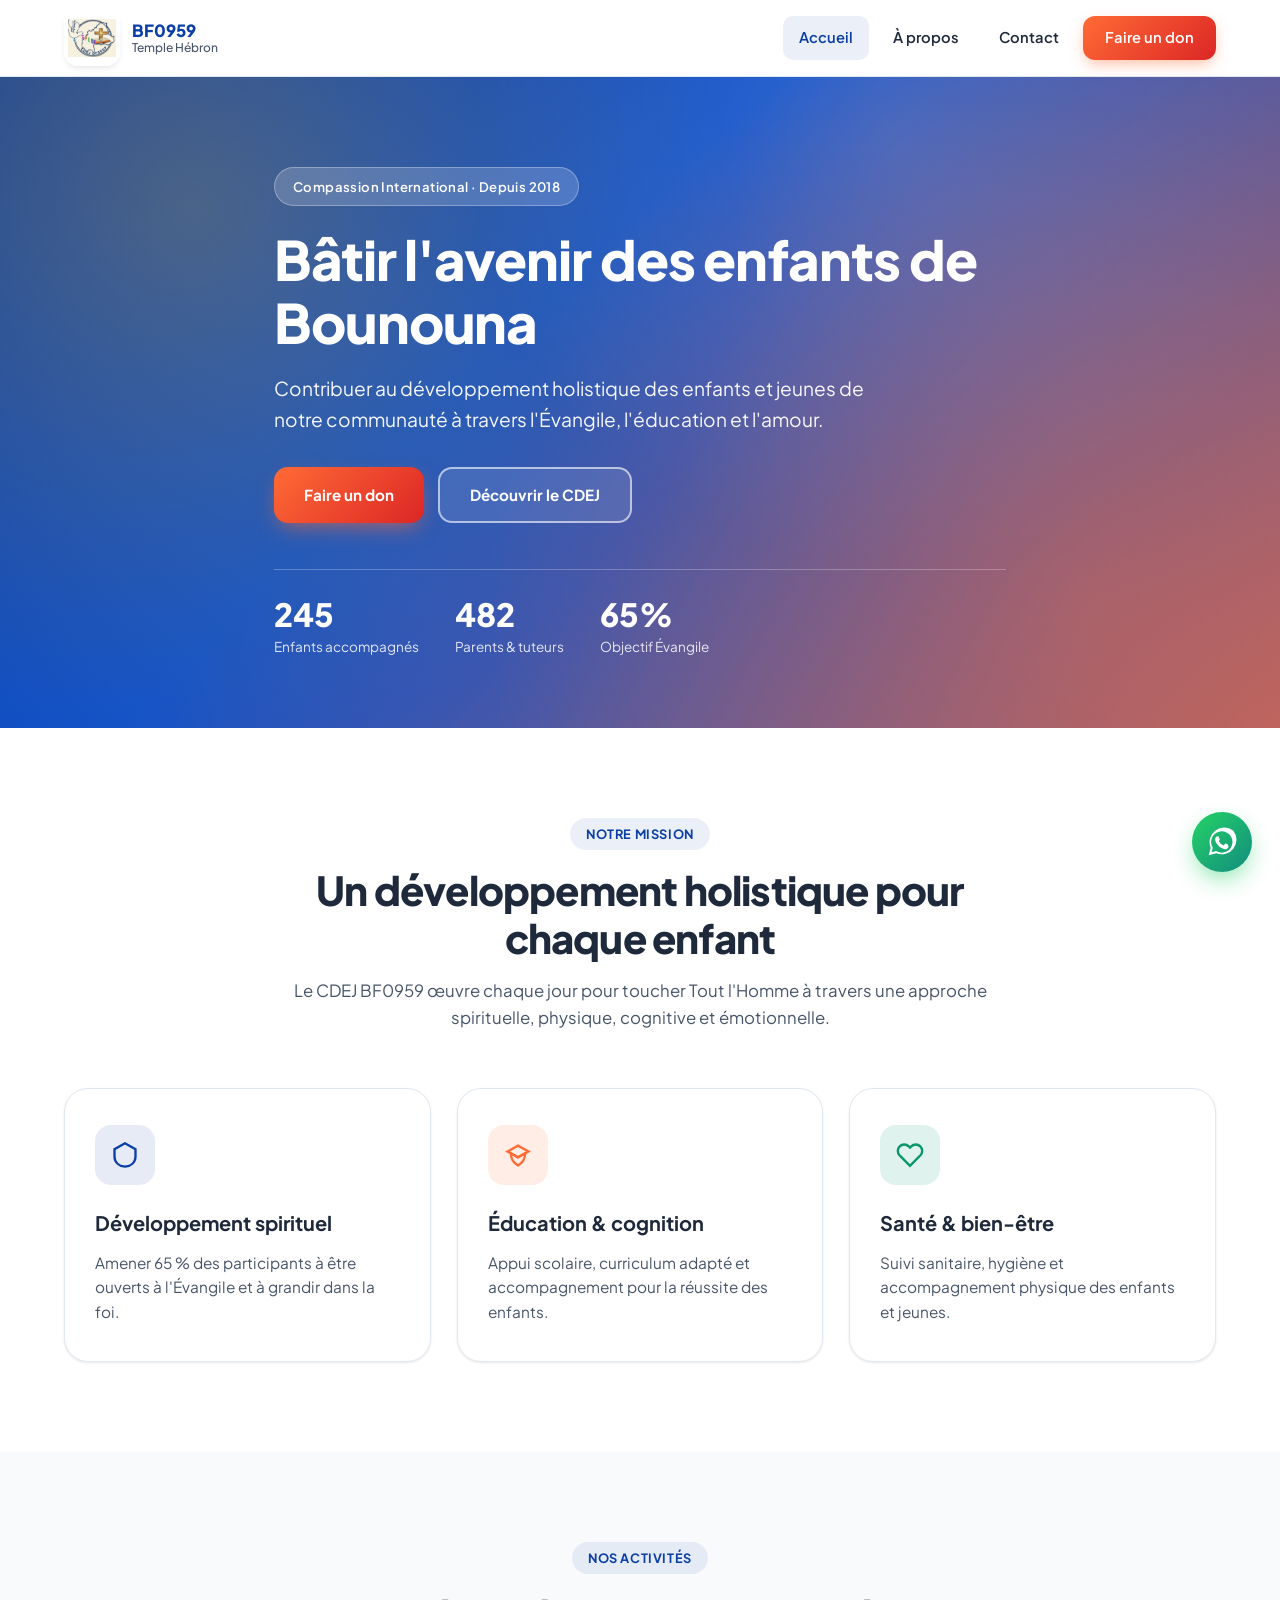
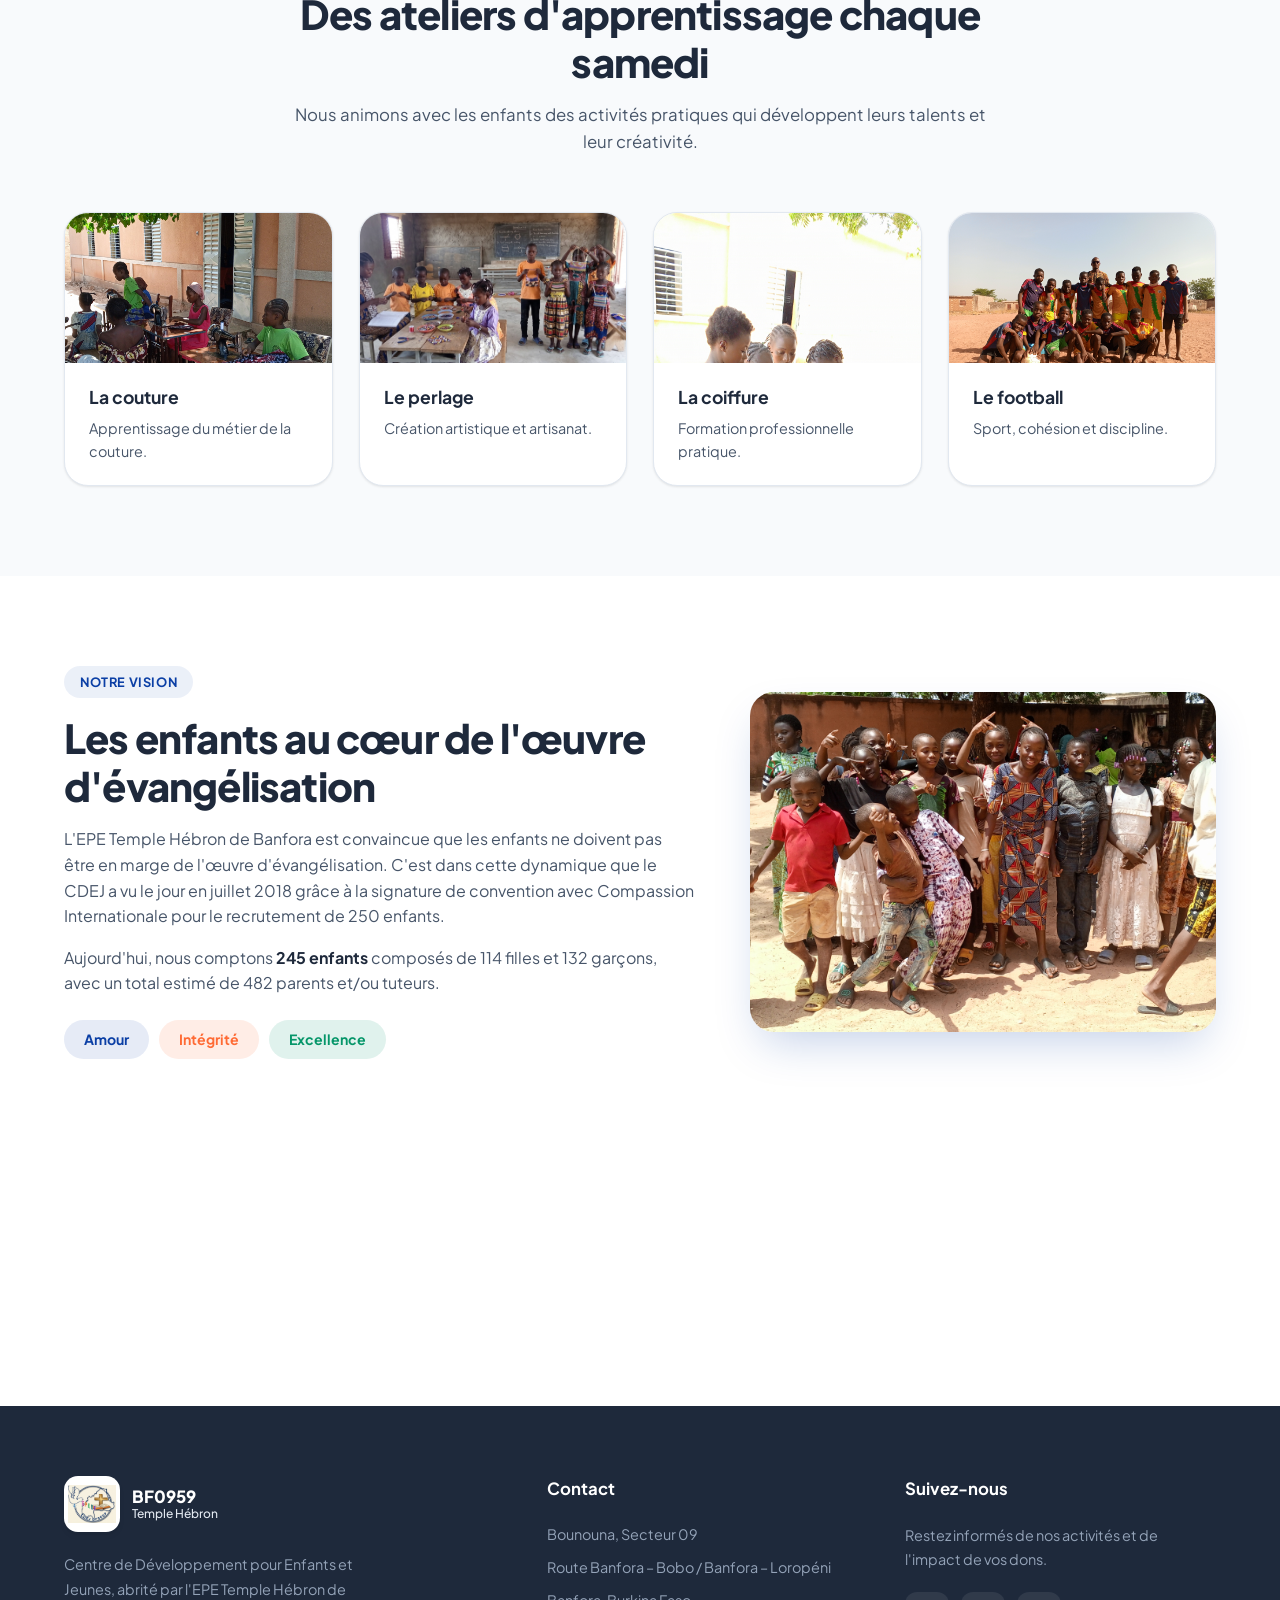
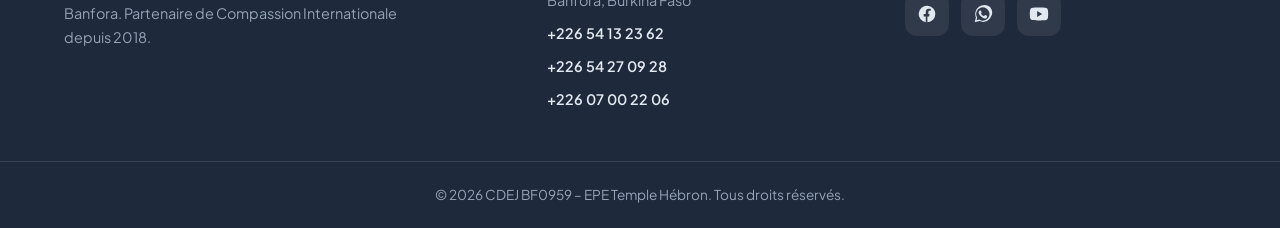
<file: Index.html>
<!DOCTYPE html>
<html lang="fr">
<head>
<meta charset="UTF-8">
<meta name="viewport" content="width=device-width, initial-scale=1.0">
<title>CDEJ BF0959 - Temple Hébron | Accueil</title>
<meta name="description" content="Centre de Développement pour Enfants et Jeunes BF0959 - Temple Hébron, Banfora Bounouna. Développement holistique des enfants.">
<link rel="preconnect" href="https://fonts.googleapis.com">
<link rel="preconnect" href="https://fonts.gstatic.com" crossorigin>
<link href="https://fonts.googleapis.com/css2?family=Plus+Jakarta+Sans:wght@300;400;500;600;700;800&display=swap" rel="stylesheet">
<link rel="stylesheet" href="style.css">
</head>
<body>

<header class="header">
  <div class="container header-inner">
    <a href="index.html" class="logo">
      <!-- === LOGO === -->
      <div class="logo-mark">
        <img src="images/Logo.jpg" alt="Logo CDEJ BF0959">
      </div>
      <!-- === FIN LOGO === -->
      <div class="logo-text">
        <strong>BF0959</strong>
        <span>Temple Hébron</span>
      </div>
    </a>
    <nav class="nav" id="nav">
      <ul>
        <li><a href="index.html" class="active">Accueil</a></li>
        <li><a href="apropos.html">À propos</a></li>
        <li><a href="contact.html">Contact</a></li>
        <li><a href="contact.html" class="btn-nav">Faire un don</a></li>
      </ul>
    </nav>
    <button class="hamburger" id="hamburger" aria-label="Menu">
      <span></span><span></span><span></span>
    </button>
  </div>
</header>

<section class="hero hero-home">
  <div class="hero-overlay"></div>
  <div class="container hero-content">
    <span class="hero-badge">Compassion International · Depuis 2018</span>
    <h1>Bâtir l'avenir des enfants de Bounouna</h1>
    <p>Contribuer au développement holistique des enfants et jeunes de notre communauté à travers l'Évangile, l'éducation et l'amour.</p>
    <div class="hero-actions">
      <a href="contact.html" class="btn btn-primary">Faire un don</a>
      <a href="apropos.html" class="btn btn-outline">Découvrir le CDEJ</a>
    </div>
    <div class="hero-stats">
      <div><strong>245</strong><span>Enfants accompagnés</span></div>
      <div><strong>482</strong><span>Parents & tuteurs</span></div>
      <div><strong>65%</strong><span>Objectif Évangile</span></div>
    </div>
  </div>
</section>

<section class="section" data-reveal>
  <div class="container">
    <div class="section-head">
      <span class="eyebrow">Notre mission</span>
      <h2>Un développement holistique pour chaque enfant</h2>
      <p>Le CDEJ BF0959 œuvre chaque jour pour toucher Tout l'Homme à travers une approche spirituelle, physique, cognitive et émotionnelle.</p>
    </div>
    <div class="grid grid-3">
      <article class="card" data-reveal>
        <div class="card-icon icon-blue">
          <svg viewBox="0 0 24 24" fill="none" stroke="currentColor" stroke-width="2"><path d="M12 2L3 7v6c0 5 3.5 8.5 9 9 5.5-.5 9-4 9-9V7l-9-5z"/></svg>
        </div>
        <h3>Développement spirituel</h3>
        <p>Amener 65 % des participants à être ouverts à l'Évangile et à grandir dans la foi.</p>
      </article>
      <article class="card" data-reveal>
        <div class="card-icon icon-orange">
          <svg viewBox="0 0 24 24" fill="none" stroke="currentColor" stroke-width="2"><path d="M12 14l9-5-9-5-9 5 9 5z"/><path d="M12 14l6.16-3.42A12 12 0 0112 21a12 12 0 01-6.16-10.42L12 14z"/></svg>
        </div>
        <h3>Éducation & cognition</h3>
        <p>Appui scolaire, curriculum adapté et accompagnement pour la réussite des enfants.</p>
      </article>
      <article class="card" data-reveal>
        <div class="card-icon icon-green">
          <svg viewBox="0 0 24 24" fill="none" stroke="currentColor" stroke-width="2"><path d="M20.84 4.61a5.5 5.5 0 00-7.78 0L12 5.67l-1.06-1.06a5.5 5.5 0 00-7.78 7.78l1.06 1.06L12 21.23l7.78-7.78 1.06-1.06a5.5 5.5 0 000-7.78z"/></svg>
        </div>
        <h3>Santé & bien-être</h3>
        <p>Suivi sanitaire, hygiène et accompagnement physique des enfants et jeunes.</p>
      </article>
    </div>
  </div>
</section>

<section class="section section-alt" data-reveal>
  <div class="container">
    <div class="section-head">
      <span class="eyebrow">Nos activités</span>
      <h2>Des ateliers d'apprentissage chaque samedi</h2>
      <p>Nous animons avec les enfants des activités pratiques qui développent leurs talents et leur créativité.</p>
    </div>
    <div class="grid grid-4">
      <div class="activity" data-reveal>
        <div class="activity-img">
          <img src="images/couture.jpg" alt="Atelier de couture">
        </div>
        <h3>La couture</h3>
        <p>Apprentissage du métier de la couture.</p>
      </div>
      <div class="activity" data-reveal>
        <div class="activity-img">
          <img src="images/Perlage.jpg" alt="Atelier de perlage">
        </div>
        <h3>Le perlage</h3>
        <p>Création artistique et artisanat.</p>
      </div>
      <div class="activity" data-reveal>
        <div class="activity-img">
          <img src="images/Coifure.jpg" alt="Atelier de coiffure">
        </div>
        <h3>La coiffure</h3>
        <p>Formation professionnelle pratique.</p>
      </div>
      <div class="activity" data-reveal>
        <div class="activity-img">
          <img src="images/Foot.jpg" alt="Activité football">
        </div>
        <h3>Le football</h3>
        <p>Sport, cohésion et discipline.</p>
      </div>
    </div>
  </div>
</section>

<section class="section" data-reveal>
  <div class="container">
    <div class="split">
      <div class="split-text">
        <span class="eyebrow">Notre vision</span>
        <h2>Les enfants au cœur de l'œuvre d'évangélisation</h2>
        <p>L'EPE Temple Hébron de Banfora est convaincue que les enfants ne doivent pas être en marge de l'œuvre d'évangélisation. C'est dans cette dynamique que le CDEJ a vu le jour en juillet 2018 grâce à la signature de convention avec Compassion Internationale pour le recrutement de 250 enfants.</p>
        <p>Aujourd'hui, nous comptons <strong>245 enfants</strong> composés de 114 filles et 132 garçons, avec un total estimé de 482 parents et/ou tuteurs.</p>
        <div class="values">
          <span class="chip chip-blue">Amour</span>
          <span class="chip chip-orange">Intégrité</span>
          <span class="chip chip-green">Excellence</span>
        </div>
      </div>
      
      <!-- === IMAGE VISION === -->
      <div class="split-img">
        <img src="images/Equipe d'enfant.jpg" alt="Les enfants du CDEJ">
      </div>
      <!-- === FIN IMAGE VISION === -->

    </div>
  </div>
</section>

<section class="cta-don" data-reveal>
  <div class="container">
    <div class="cta-inner">
      <div>
        <h2>Votre don transforme des vies</h2>
        <p>Soutenez le CDEJ BF0959 et participez au développement holistique des enfants de Bounouna. Chaque geste compte.</p>
      </div>
      <div class="cta-actions">
        <a href="contact.html" class="btn btn-white">Faire un don maintenant</a>
        <a href="tel:+22654132362" class="btn btn-outline-white">+226 54 13 23 62</a>
      </div>
    </div>
  </div>
</section>

<footer class="footer">
  <div class="container footer-grid">
    <div>
      <div class="logo logo-footer">
        <!-- === LOGO FOOTER === -->
        <div class="logo-mark">
          <img src="images/Logo.jpg" alt="Logo CDEJ BF0959">
        </div>
        <!-- === FIN LOGO FOOTER === -->
        <div class="logo-text"><strong>BF0959</strong><span>Temple Hébron</span></div>
      </div>
      <p class="footer-about">Centre de Développement pour Enfants et Jeunes, abrité par l'EPE Temple Hébron de Banfora. Partenaire de Compassion Internationale depuis 2018.</p>
    </div>
    <div>
      <h4>Contact</h4>
      <ul class="footer-list">
        <li>Bounouna, Secteur 09</li>
        <li>Route Banfora – Bobo / Banfora – Loropéni</li>
        <li>Banfora, Burkina Faso</li>
        <li><a href="tel:+22654132362">+226 54 13 23 62</a></li>
        <li><a href="tel:+22654270928">+226 54 27 09 28</a></li>
        <li><a href="tel:+22607002206">+226 07 00 22 06</a></li>
      </ul>
    </div>
    <div>
      <h4>Suivez-nous</h4>
      <p class="footer-about">Restez informés de nos activités et de l'impact de vos dons.</p>
      <div class="socials">
        <a href="#" aria-label="Facebook"><svg viewBox="0 0 24 24" fill="currentColor"><path d="M22 12a10 10 0 10-11.5 9.9v-7H8v-3h2.5V9.5c0-2.5 1.5-3.9 3.8-3.9 1.1 0 2.2.2 2.2.2v2.4h-1.3c-1.2 0-1.6.8-1.6 1.6V12H15l-.4 3h-2.1v7A10 10 0 0022 12z"/></svg></a>
        <a href="#" aria-label="WhatsApp"><svg viewBox="0 0 24 24" fill="currentColor"><path d="M20.5 3.5A11 11 0 003.5 16.3L2 22l5.8-1.5A11 11 0 0020.5 3.5zM12 20a8 8 0 01-4.1-1.1l-.3-.2-3.4.9.9-3.3-.2-.3A8 8 0 1112 20zm4.5-6c-.2-.1-1.4-.7-1.6-.8s-.4-.1-.6.1-.6.8-.8 1-.3.2-.6.1a6.5 6.5 0 01-3.2-2.8c-.2-.4.2-.4.6-1.2.1-.2 0-.3 0-.4l-.8-1.9c-.2-.5-.4-.4-.6-.4h-.5a1 1 0 00-.7.3 3 3 0 00-.9 2.2c0 1.3.9 2.5 1 2.7s1.8 2.7 4.3 3.8c1.6.7 2.2.8 3 .7.5-.1 1.4-.6 1.6-1.2s.2-1.1.2-1.2-.2-.1-.4-.2z"/></svg></a>
        <a href="#" aria-label="YouTube"><svg viewBox="0 0 24 24" fill="currentColor"><path d="M23 12s0-3.5-.4-5.2a2.8 2.8 0 00-2-2C18.9 4.3 12 4.3 12 4.3s-6.9 0-8.6.5a2.8 2.8 0 00-2 2C1 8.5 1 12 1 12s0 3.5.4 5.2a2.8 2.8 0 002 2c1.7.5 8.6.5 8.6.5s6.9 0 8.6-.5a2.8 2.8 0 002-2C23 15.5 23 12 23 12zM9.8 15.5v-7l6 3.5-6 3.5z"/></svg></a>
      </div>
    </div>
  </div>
  <div class="footer-bottom">
    <div class="container">
      <p>© <span id="year"></span> CDEJ BF0959 – EPE Temple Hébron. Tous droits réservés.</p>
    </div>
  </div>
</footer>

<a href="https://wa.me/22654132362" class="whatsapp-float" target="_blank" rel="noopener" aria-label="WhatsApp">
  <svg viewBox="0 0 24 24" fill="currentColor"><path d="M20.5 3.5A11 11 0 003.5 16.3L2 22l5.8-1.5A11 11 0 0020.5 3.5zM12 20a8 8 0 01-4.1-1.1l-.3-.2-3.4.9.9-3.3-.2-.3A8 8 0 1112 20zm4.5-6c-.2-.1-1.4-.7-1.6-.8s-.4-.1-.6.1-.6.8-.8 1-.3.2-.6.1a6.5 6.5 0 01-3.2-2.8c-.2-.4.2-.4.6-1.2.1-.2 0-.3 0-.4l-.8-1.9c-.2-.5-.4-.4-.6-.4h-.5a1 1 0 00-.7.3 3 3 0 00-.9 2.2c0 1.3.9 2.5 1 2.7s1.8 2.7 4.3 3.8c1.6.7 2.2.8 3 .7.5-.1 1.4-.6 1.6-1.2s.2-1.1.2-1.2-.2-.1-.4-.2z"/></svg>
</a>

<script src="script.js"></script>
</body>
</html>
</file>
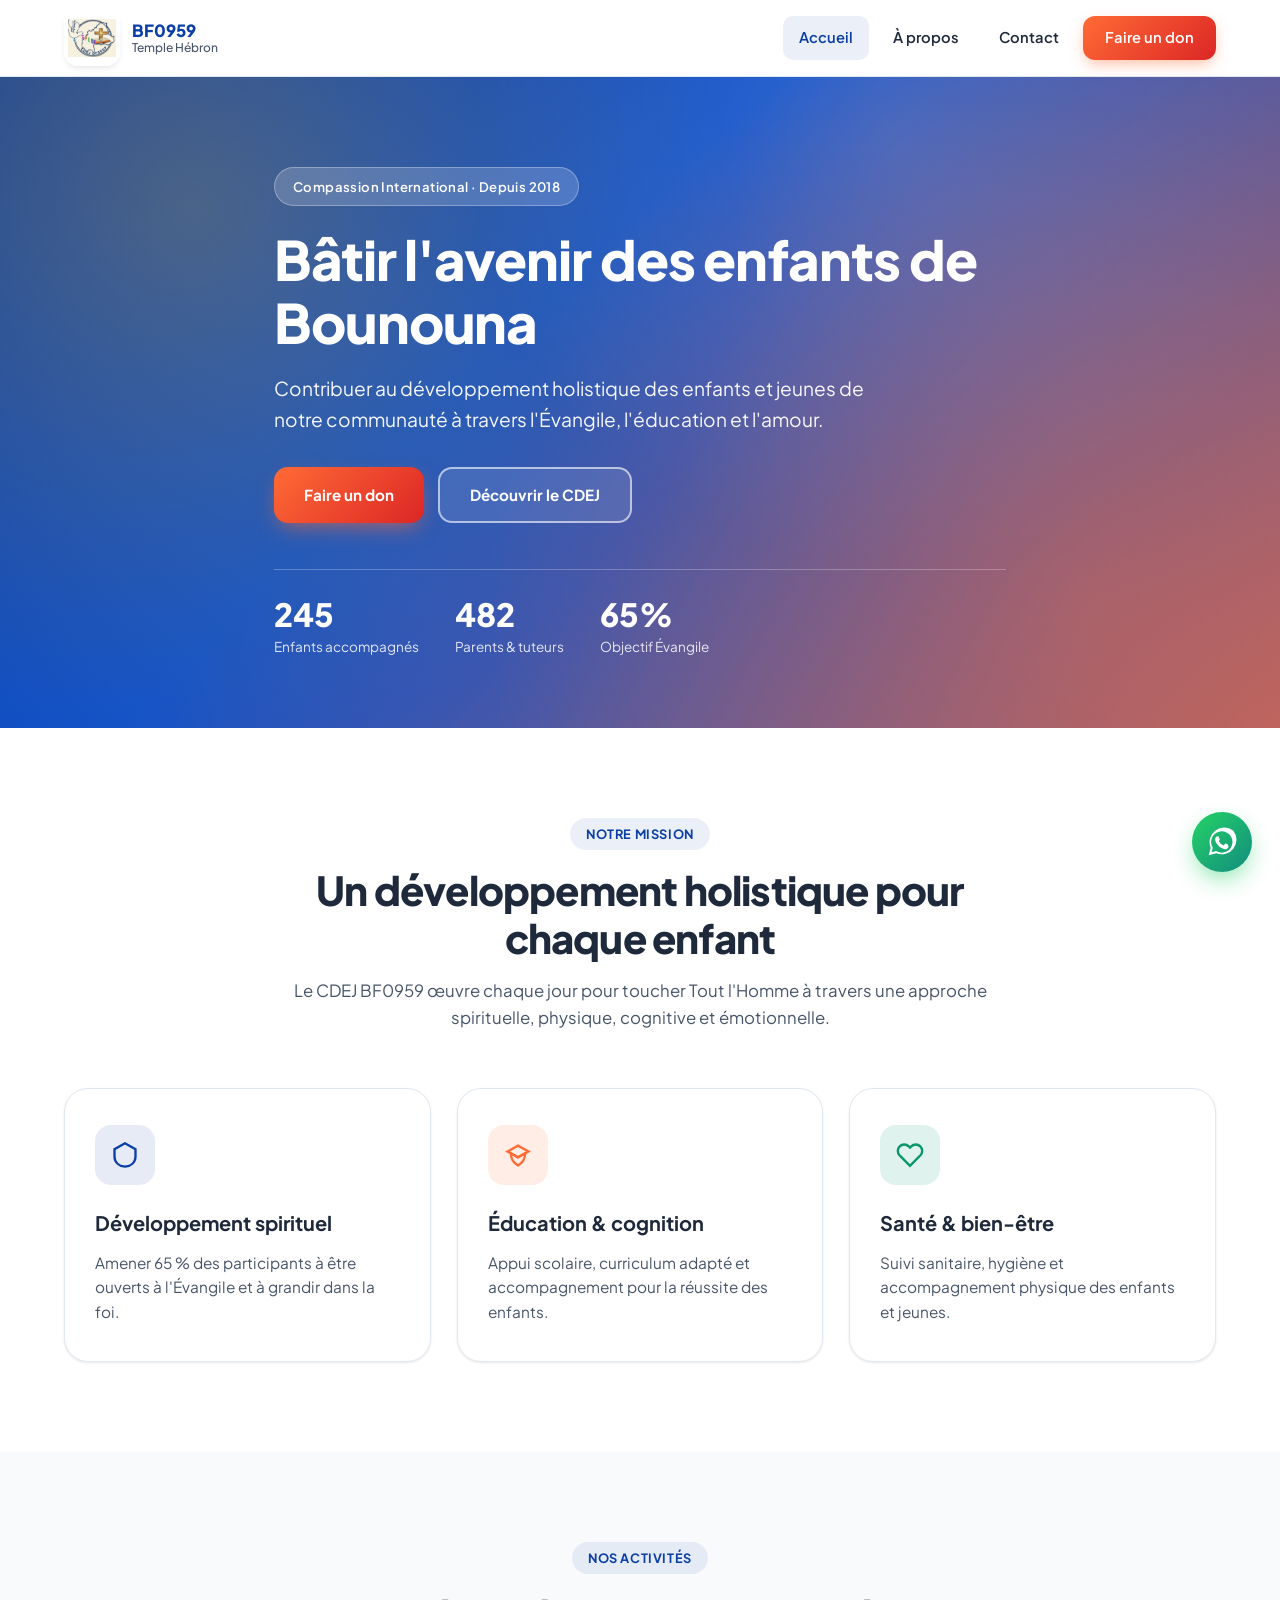
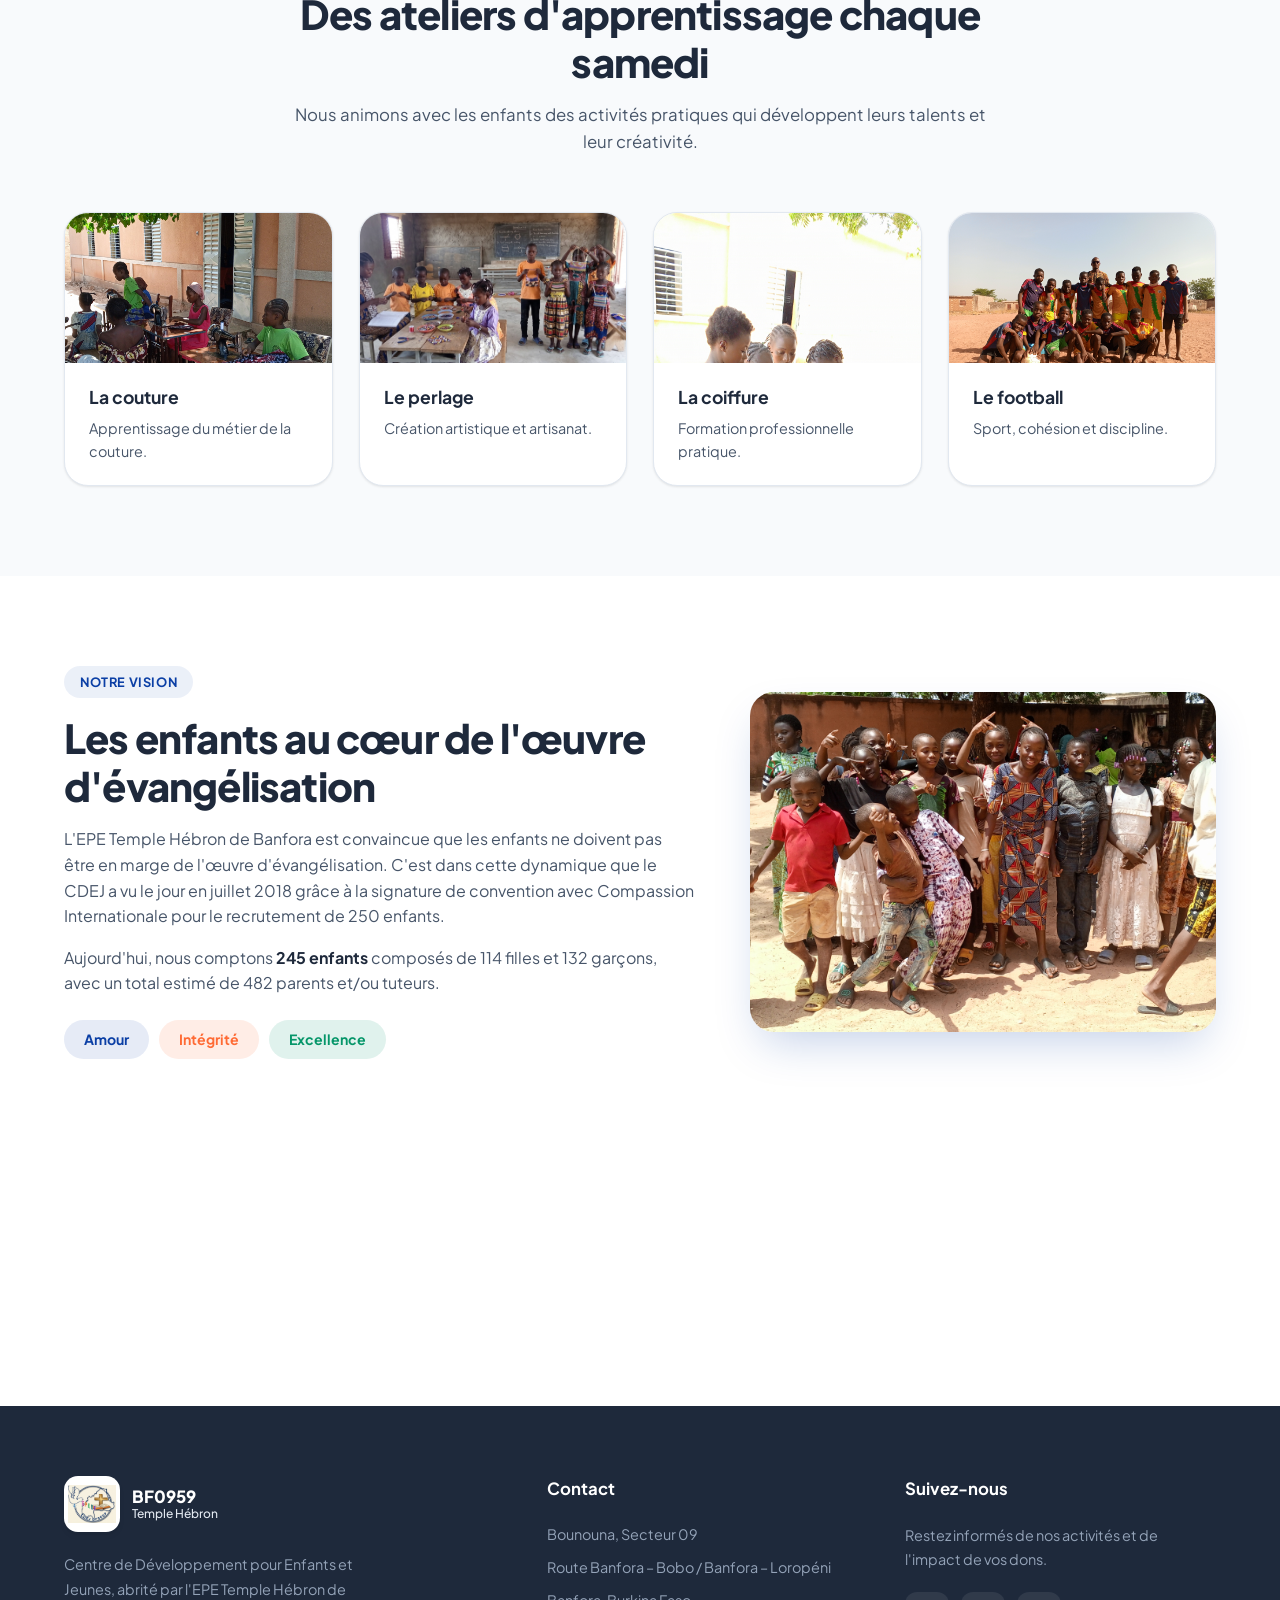
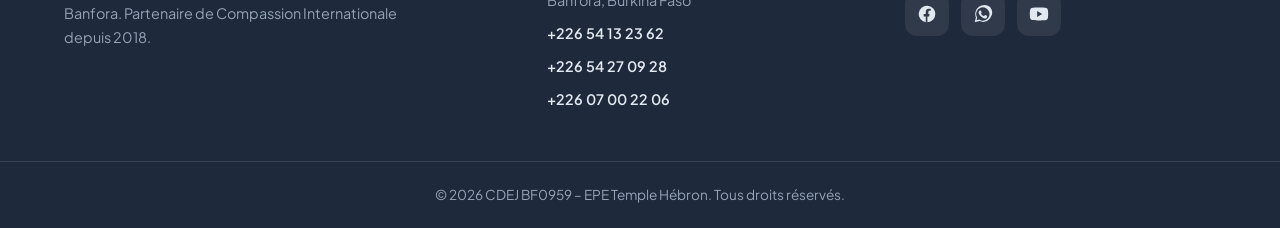
<file: index.html>
<!DOCTYPE html>
<html lang="fr">
<head>
<meta charset="UTF-8">
<meta name="viewport" content="width=device-width, initial-scale=1.0">
<title>CDEJ BF0959 - Temple Hébron | Accueil</title>
<meta name="description" content="Centre de Développement pour Enfants et Jeunes BF0959 - Temple Hébron, Banfora Bounouna. Développement holistique des enfants.">
<link rel="preconnect" href="https://fonts.googleapis.com">
<link rel="preconnect" href="https://fonts.gstatic.com" crossorigin>
<link href="https://fonts.googleapis.com/css2?family=Plus+Jakarta+Sans:wght@300;400;500;600;700;800&display=swap" rel="stylesheet">
<link rel="stylesheet" href="style.css">
</head>
<body>

<header class="header">
  <div class="container header-inner">
    <a href="index.html" class="logo">
      <!-- === LOGO === -->
      <div class="logo-mark">
        <img src="images/Logo.jpg" alt="Logo CDEJ BF0959">
      </div>
      <!-- === FIN LOGO === -->
      <div class="logo-text">
        <strong>BF0959</strong>
        <span>Temple Hébron</span>
      </div>
    </a>
    <nav class="nav" id="nav">
      <ul>
        <li><a href="index.html" class="active">Accueil</a></li>
        <li><a href="apropos.html">À propos</a></li>
        <li><a href="contact.html">Contact</a></li>
        <li><a href="contact.html" class="btn-nav">Faire un don</a></li>
      </ul>
    </nav>
    <button class="hamburger" id="hamburger" aria-label="Menu">
      <span></span><span></span><span></span>
    </button>
  </div>
</header>

<section class="hero hero-home">
  <div class="hero-overlay"></div>
  <div class="container hero-content">
    <span class="hero-badge">Compassion International · Depuis 2018</span>
    <h1>Bâtir l'avenir des enfants de Bounouna</h1>
    <p>Contribuer au développement holistique des enfants et jeunes de notre communauté à travers l'Évangile, l'éducation et l'amour.</p>
    <div class="hero-actions">
      <a href="contact.html" class="btn btn-primary">Faire un don</a>
      <a href="apropos.html" class="btn btn-outline">Découvrir le CDEJ</a>
    </div>
    <div class="hero-stats">
      <div><strong>245</strong><span>Enfants accompagnés</span></div>
      <div><strong>482</strong><span>Parents & tuteurs</span></div>
      <div><strong>65%</strong><span>Objectif Évangile</span></div>
    </div>
  </div>
</section>

<section class="section" data-reveal>
  <div class="container">
    <div class="section-head">
      <span class="eyebrow">Notre mission</span>
      <h2>Un développement holistique pour chaque enfant</h2>
      <p>Le CDEJ BF0959 œuvre chaque jour pour toucher Tout l'Homme à travers une approche spirituelle, physique, cognitive et émotionnelle.</p>
    </div>
    <div class="grid grid-3">
      <article class="card" data-reveal>
        <div class="card-icon icon-blue">
          <svg viewBox="0 0 24 24" fill="none" stroke="currentColor" stroke-width="2"><path d="M12 2L3 7v6c0 5 3.5 8.5 9 9 5.5-.5 9-4 9-9V7l-9-5z"/></svg>
        </div>
        <h3>Développement spirituel</h3>
        <p>Amener 65 % des participants à être ouverts à l'Évangile et à grandir dans la foi.</p>
      </article>
      <article class="card" data-reveal>
        <div class="card-icon icon-orange">
          <svg viewBox="0 0 24 24" fill="none" stroke="currentColor" stroke-width="2"><path d="M12 14l9-5-9-5-9 5 9 5z"/><path d="M12 14l6.16-3.42A12 12 0 0112 21a12 12 0 01-6.16-10.42L12 14z"/></svg>
        </div>
        <h3>Éducation & cognition</h3>
        <p>Appui scolaire, curriculum adapté et accompagnement pour la réussite des enfants.</p>
      </article>
      <article class="card" data-reveal>
        <div class="card-icon icon-green">
          <svg viewBox="0 0 24 24" fill="none" stroke="currentColor" stroke-width="2"><path d="M20.84 4.61a5.5 5.5 0 00-7.78 0L12 5.67l-1.06-1.06a5.5 5.5 0 00-7.78 7.78l1.06 1.06L12 21.23l7.78-7.78 1.06-1.06a5.5 5.5 0 000-7.78z"/></svg>
        </div>
        <h3>Santé & bien-être</h3>
        <p>Suivi sanitaire, hygiène et accompagnement physique des enfants et jeunes.</p>
      </article>
    </div>
  </div>
</section>

<section class="section section-alt" data-reveal>
  <div class="container">
    <div class="section-head">
      <span class="eyebrow">Nos activités</span>
      <h2>Des ateliers d'apprentissage chaque samedi</h2>
      <p>Nous animons avec les enfants des activités pratiques qui développent leurs talents et leur créativité.</p>
    </div>
    <div class="grid grid-4">
      <div class="activity" data-reveal>
        <div class="activity-img">
          <img src="images/couture.jpg" alt="Atelier de couture">
        </div>
        <h3>La couture</h3>
        <p>Apprentissage du métier de la couture.</p>
      </div>
      <div class="activity" data-reveal>
        <div class="activity-img">
          <img src="images/Perlage.jpg" alt="Atelier de perlage">
        </div>
        <h3>Le perlage</h3>
        <p>Création artistique et artisanat.</p>
      </div>
      <div class="activity" data-reveal>
        <div class="activity-img">
          <img src="images/Coifure.jpg" alt="Atelier de coiffure">
        </div>
        <h3>La coiffure</h3>
        <p>Formation professionnelle pratique.</p>
      </div>
      <div class="activity" data-reveal>
        <div class="activity-img">
          <img src="images/Foot.jpg" alt="Activité football">
        </div>
        <h3>Le football</h3>
        <p>Sport, cohésion et discipline.</p>
      </div>
    </div>
  </div>
</section>

<section class="section" data-reveal>
  <div class="container">
    <div class="split">
      <div class="split-text">
        <span class="eyebrow">Notre vision</span>
        <h2>Les enfants au cœur de l'œuvre d'évangélisation</h2>
        <p>L'EPE Temple Hébron de Banfora est convaincue que les enfants ne doivent pas être en marge de l'œuvre d'évangélisation. C'est dans cette dynamique que le CDEJ a vu le jour en juillet 2018 grâce à la signature de convention avec Compassion Internationale pour le recrutement de 250 enfants.</p>
        <p>Aujourd'hui, nous comptons <strong>245 enfants</strong> composés de 114 filles et 132 garçons, avec un total estimé de 482 parents et/ou tuteurs.</p>
        <div class="values">
          <span class="chip chip-blue">Amour</span>
          <span class="chip chip-orange">Intégrité</span>
          <span class="chip chip-green">Excellence</span>
        </div>
      </div>
      
      <!-- === IMAGE VISION === -->
      <div class="split-img">
        <img src="images/Equipe d'enfant.jpg" alt="Les enfants du CDEJ">
      </div>
      <!-- === FIN IMAGE VISION === -->

    </div>
  </div>
</section>

<section class="cta-don" data-reveal>
  <div class="container">
    <div class="cta-inner">
      <div>
        <h2>Votre don transforme des vies</h2>
        <p>Soutenez le CDEJ BF0959 et participez au développement holistique des enfants de Bounouna. Chaque geste compte.</p>
      </div>
      <div class="cta-actions">
        <a href="contact.html" class="btn btn-white">Faire un don maintenant</a>
        <a href="tel:+22654132362" class="btn btn-outline-white">+226 54 13 23 62</a>
      </div>
    </div>
  </div>
</section>

<footer class="footer">
  <div class="container footer-grid">
    <div>
      <div class="logo logo-footer">
        <!-- === LOGO FOOTER === -->
        <div class="logo-mark">
          <img src="images/Logo.jpg" alt="Logo CDEJ BF0959">
        </div>
        <!-- === FIN LOGO FOOTER === -->
        <div class="logo-text"><strong>BF0959</strong><span>Temple Hébron</span></div>
      </div>
      <p class="footer-about">Centre de Développement pour Enfants et Jeunes, abrité par l'EPE Temple Hébron de Banfora. Partenaire de Compassion Internationale depuis 2018.</p>
    </div>
    <div>
      <h4>Contact</h4>
      <ul class="footer-list">
        <li>Bounouna, Secteur 09</li>
        <li>Route Banfora – Bobo / Banfora – Loropéni</li>
        <li>Banfora, Burkina Faso</li>
        <li><a href="tel:+22654132362">+226 54 13 23 62</a></li>
        <li><a href="tel:+22654270928">+226 54 27 09 28</a></li>
        <li><a href="tel:+22607002206">+226 07 00 22 06</a></li>
      </ul>
    </div>
    <div>
      <h4>Suivez-nous</h4>
      <p class="footer-about">Restez informés de nos activités et de l'impact de vos dons.</p>
      <div class="socials">
        <a href="#" aria-label="Facebook"><svg viewBox="0 0 24 24" fill="currentColor"><path d="M22 12a10 10 0 10-11.5 9.9v-7H8v-3h2.5V9.5c0-2.5 1.5-3.9 3.8-3.9 1.1 0 2.2.2 2.2.2v2.4h-1.3c-1.2 0-1.6.8-1.6 1.6V12H15l-.4 3h-2.1v7A10 10 0 0022 12z"/></svg></a>
        <a href="#" aria-label="WhatsApp"><svg viewBox="0 0 24 24" fill="currentColor"><path d="M20.5 3.5A11 11 0 003.5 16.3L2 22l5.8-1.5A11 11 0 0020.5 3.5zM12 20a8 8 0 01-4.1-1.1l-.3-.2-3.4.9.9-3.3-.2-.3A8 8 0 1112 20zm4.5-6c-.2-.1-1.4-.7-1.6-.8s-.4-.1-.6.1-.6.8-.8 1-.3.2-.6.1a6.5 6.5 0 01-3.2-2.8c-.2-.4.2-.4.6-1.2.1-.2 0-.3 0-.4l-.8-1.9c-.2-.5-.4-.4-.6-.4h-.5a1 1 0 00-.7.3 3 3 0 00-.9 2.2c0 1.3.9 2.5 1 2.7s1.8 2.7 4.3 3.8c1.6.7 2.2.8 3 .7.5-.1 1.4-.6 1.6-1.2s.2-1.1.2-1.2-.2-.1-.4-.2z"/></svg></a>
        <a href="#" aria-label="YouTube"><svg viewBox="0 0 24 24" fill="currentColor"><path d="M23 12s0-3.5-.4-5.2a2.8 2.8 0 00-2-2C18.9 4.3 12 4.3 12 4.3s-6.9 0-8.6.5a2.8 2.8 0 00-2 2C1 8.5 1 12 1 12s0 3.5.4 5.2a2.8 2.8 0 002 2c1.7.5 8.6.5 8.6.5s6.9 0 8.6-.5a2.8 2.8 0 002-2C23 15.5 23 12 23 12zM9.8 15.5v-7l6 3.5-6 3.5z"/></svg></a>
      </div>
    </div>
  </div>
  <div class="footer-bottom">
    <div class="container">
      <p>© <span id="year"></span> CDEJ BF0959 – EPE Temple Hébron. Tous droits réservés.</p>
    </div>
  </div>
</footer>

<a href="https://wa.me/22654132362" class="whatsapp-float" target="_blank" rel="noopener" aria-label="WhatsApp">
  <svg viewBox="0 0 24 24" fill="currentColor"><path d="M20.5 3.5A11 11 0 003.5 16.3L2 22l5.8-1.5A11 11 0 0020.5 3.5zM12 20a8 8 0 01-4.1-1.1l-.3-.2-3.4.9.9-3.3-.2-.3A8 8 0 1112 20zm4.5-6c-.2-.1-1.4-.7-1.6-.8s-.4-.1-.6.1-.6.8-.8 1-.3.2-.6.1a6.5 6.5 0 01-3.2-2.8c-.2-.4.2-.4.6-1.2.1-.2 0-.3 0-.4l-.8-1.9c-.2-.5-.4-.4-.6-.4h-.5a1 1 0 00-.7.3 3 3 0 00-.9 2.2c0 1.3.9 2.5 1 2.7s1.8 2.7 4.3 3.8c1.6.7 2.2.8 3 .7.5-.1 1.4-.6 1.6-1.2s.2-1.1.2-1.2-.2-.1-.4-.2z"/></svg>
</a>

<script src="script.js"></script>
</body>
</html>
</file>
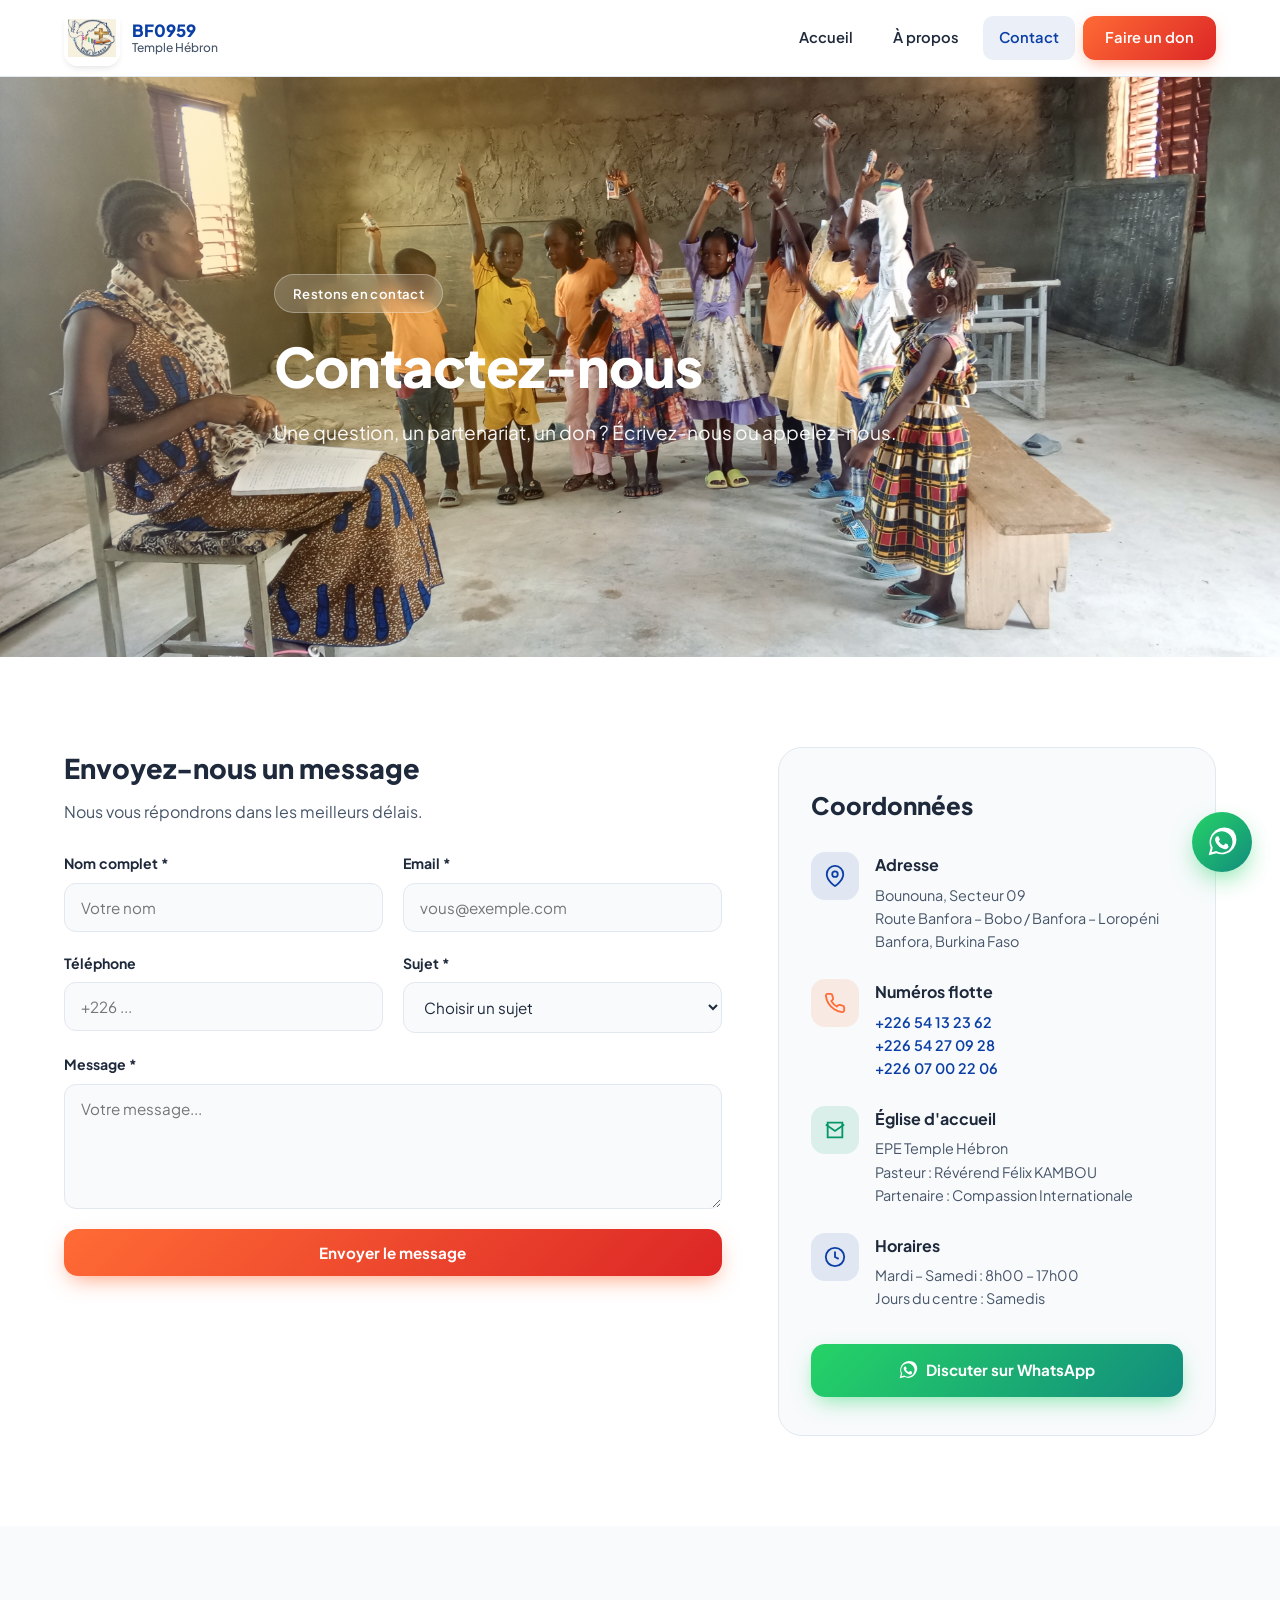
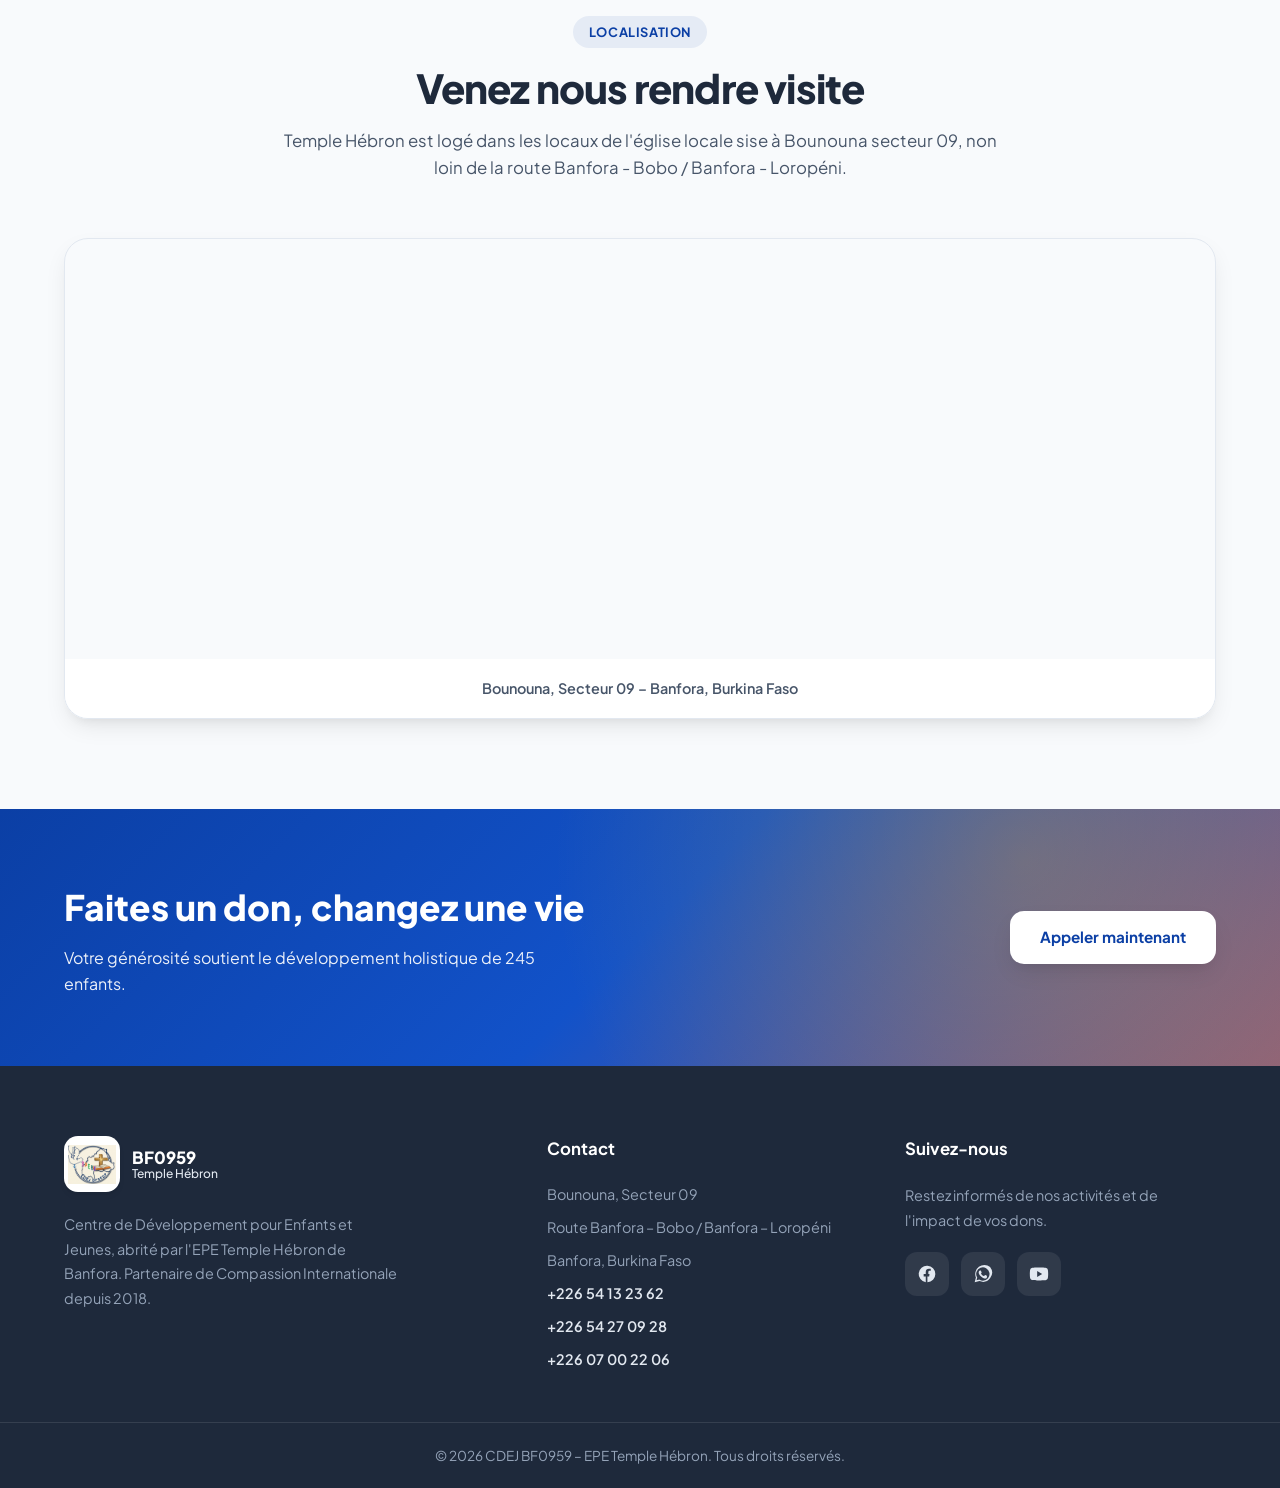
<file: contact.html>
<!DOCTYPE html>
<html lang="fr">
<head>
<meta charset="UTF-8">
<meta name="viewport" content="width=device-width, initial-scale=1.0">
<title>Contact - CDEJ BF0959 | Temple Hébron</title>
<meta name="description" content="Contactez le CDEJ BF0959 Temple Hébron à Banfora Bounouna. Formulaire, coordonnées, numéros flotte.">
<link rel="preconnect" href="https://fonts.googleapis.com">
<link rel="preconnect" href="https://fonts.gstatic.com" crossorigin>
<link href="https://fonts.googleapis.com/css2?family=Plus+Jakarta+Sans:wght@300;400;500;600;700;800&display=swap" rel="stylesheet">
<link rel="stylesheet" href="style.css">
</head>
<body>

<header class="header">
  <div class="container header-inner">
    <a href="index.html" class="logo">
      <!-- === LOGO === -->
      <div class="logo-mark">
        <img src="images/Logo.jpg" alt="Logo CDEJ BF0959">
      </div>
      <!-- === FIN LOGO === -->
      <div class="logo-text"><strong>BF0959</strong><span>Temple Hébron</span></div>
    </a>
    <nav class="nav" id="nav">
      <ul>
        <li><a href="index.html">Accueil</a></li>
        <li><a href="apropos.html">À propos</a></li>
        <li><a href="contact.html" class="active">Contact</a></li>
        <li><a href="contact.html" class="btn-nav">Faire un don</a></li>
      </ul>
    </nav>
    <button class="hamburger" id="hamburger" aria-label="Menu">
      <span></span><span></span><span></span>
    </button>
  </div>
</header>

<!-- === HERO AVEC IMAGE DE FOND === -->
<section class="hero hero-contact" style="background-image: url('images/IMG_20250920_094822_313.jpg'); background-size: cover; background-position: center;">
  <div class="hero-overlay" style="background: rgba(8, 138, 27, 0.3);"></div>
  <div class="container hero-content">
    <span class="hero-badge">Restons en contact</span>
    <h1>Contactez-nous</h1>
    <p>Une question, un partenariat, un don ? Écrivez-nous ou appelez-nous.</p>
  </div>
</section>
<!-- === FIN HERO === -->

<section class="section" data-reveal>
  <div class="container">
    <div class="contact-grid">
      <div class="contact-form-wrap" data-reveal>
        <h2>Envoyez-nous un message</h2>
        <p class="contact-sub">Nous vous répondrons dans les meilleurs délais.</p>
        <form id="contactForm" class="contact-form" novalidate>
          <div class="form-row">
            <div class="form-group">
              <label for="nom">Nom complet *</label>
              <input type="text" id="nom" name="nom" placeholder="Votre nom" required>
            </div>
            <div class="form-group">
              <label for="email">Email *</label>
              <input type="email" id="email" name="email" placeholder="vous@exemple.com" required>
            </div>
          </div>
          <div class="form-row">
            <div class="form-group">
              <label for="tel">Téléphone</label>
              <input type="tel" id="tel" name="tel" placeholder="+226 ...">
            </div>
            <div class="form-group">
              <label for="sujet">Sujet *</label>
              <select id="sujet" name="sujet" required>
                <option value="">Choisir un sujet</option>
                <option value="don">Faire un don</option>
                <option value="partenariat">Partenariat</option>
                <option value="information">Demande d'information</option>
                <option value="autre">Autre</option>
              </select>
            </div>
          </div>
          <div class="form-group">
            <label for="message">Message *</label>
            <textarea id="message" name="message" rows="5" placeholder="Votre message..." required></textarea>
          </div>
          <button type="submit" class="btn btn-primary btn-block">Envoyer le message</button>
          <p id="formFeedback" class="form-feedback" role="status"></p>
        </form>
      </div>

      <div class="contact-info" data-reveal>
        <h2>Coordonnées</h2>
        <div class="info-item">
          <div class="info-icon icon-blue">
            <svg viewBox="0 0 24 24" fill="none" stroke="currentColor" stroke-width="2"><path d="M21 10c0 7-9 13-9 13s-9-6-9-13a9 9 0 1118 0z"/><circle cx="12" cy="10" r="3"/></svg>
          </div>
          <div>
            <h4>Adresse</h4>
            <p>Bounouna, Secteur 09<br>Route Banfora – Bobo / Banfora – Loropéni<br>Banfora, Burkina Faso</p>
          </div>
        </div>
        <div class="info-item">
          <div class="info-icon icon-orange">
            <svg viewBox="0 0 24 24" fill="none" stroke="currentColor" stroke-width="2"><path d="M22 16.9v3a2 2 0 01-2.2 2 19.8 19.8 0 01-8.6-3.1 19.5 19.5 0 01-6-6 19.8 19.8 0 01-3.1-8.6A2 2 0 014.1 2h3a2 2 0 012 1.7c.1 1 .4 2 .7 2.8a2 2 0 01-.5 2.1L8 9.9a16 16 0 006 6l1.3-1.3a2 2 0 012.1-.5c.9.3 1.8.6 2.8.7a2 2 0 011.7 2z"/></svg>
          </div>
          <div>
            <h4>Numéros flotte</h4>
            <p><a href="tel:+22654132362">+226 54 13 23 62</a><br>
            <a href="tel:+22654270928">+226 54 27 09 28</a><br>
            <a href="tel:+22607002206">+226 07 00 22 06</a></p>
          </div>
        </div>
        <div class="info-item">
          <div class="info-icon icon-green">
            <svg viewBox="0 0 24 24" fill="none" stroke="currentColor" stroke-width="2"><path d="M4 4h16v16H4z"/><path d="M22 6l-10 7L2 6"/></svg>
          </div>
          <div>
            <h4>Église d'accueil</h4>
            <p>EPE Temple Hébron<br>Pasteur : Révérend Félix KAMBOU<br>Partenaire : Compassion Internationale</p>
          </div>
        </div>
        <div class="info-item">
          <div class="info-icon icon-blue">
            <svg viewBox="0 0 24 24" fill="none" stroke="currentColor" stroke-width="2"><circle cx="12" cy="12" r="10"/><path d="M12 6v6l4 2"/></svg>
          </div>
          <div>
            <h4>Horaires</h4>
            <p>Mardi – Samedi : 8h00 – 17h00<br>Jours du centre : Samedis</p>
          </div>
        </div>
        <a href="https://wa.me/22654132362" class="btn btn-whatsapp btn-block" target="_blank" rel="noopener">
          <svg viewBox="0 0 24 24" fill="currentColor" width="20" height="20"><path d="M20.5 3.5A11 11 0 003.5 16.3L2 22l5.8-1.5A11 11 0 0020.5 3.5zM12 20a8 8 0 01-4.1-1.1l-.3-.2-3.4.9.9-3.3-.2-.3A8 8 0 1112 20zm4.5-6c-.2-.1-1.4-.7-1.6-.8s-.4-.1-.6.1-.6.8-.8 1-.3.2-.6.1a6.5 6.5 0 01-3.2-2.8c-.2-.4.2-.4.6-1.2.1-.2 0-.3 0-.4l-.8-1.9c-.2-.5-.4-.4-.6-.4h-.5a1 1 0 00-.7.3 3 3 0 00-.9 2.2c0 1.3.9 2.5 1 2.7s1.8 2.7 4.3 3.8c1.6.7 2.2.8 3 .7.5-.1 1.4-.6 1.6-1.2s.2-1.1.2-1.2-.2-.1-.4-.2z"/></svg>
          Discuter sur WhatsApp
        </a>
      </div>
    </div>
  </div>
</section>

<section class="section section-alt" data-reveal>
  <div class="container">
    <div class="section-head">
      <span class="eyebrow">Localisation</span>
      <h2>Venez nous rendre visite</h2>
      <p>Temple Hébron est logé dans les locaux de l'église locale sise à Bounouna secteur 09, non loin de la route Banfora - Bobo / Banfora - Loropéni.</p>
    </div>
    <div class="map-wrap" data-reveal>
      <iframe
        title="Localisation CDEJ BF0959"
        src="https://www.openstreetmap.org/export/embed.html?bbox=-4.8%2C10.6%2C-4.5%2C10.8&layer=mapnik&marker=10.7,-4.65"
        loading="lazy"
        referrerpolicy="no-referrer-when-downgrade"></iframe>
      <p class="map-caption">Bounouna, Secteur 09 – Banfora, Burkina Faso</p>
    </div>
  </div>
</section>

<section class="cta-don" data-reveal>
  <div class="container">
    <div class="cta-inner">
      <div>
        <h2>Faites un don, changez une vie</h2>
        <p>Votre générosité soutient le développement holistique de 245 enfants.</p>
      </div>
      <div class="cta-actions">
        <a href="tel:+22654132362" class="btn btn-white">Appeler maintenant</a>
      </div>
    </div>
  </div>
</section>

<footer class="footer">
  <div class="container footer-grid">
    <div>
      <div class="logo logo-footer">
        <!-- === LOGO FOOTER === -->
        <div class="logo-mark">
          <img src="images/Logo.jpg" alt="Logo CDEJ BF0959">
        </div>
        <!-- === FIN LOGO FOOTER === -->
        <div class="logo-text"><strong>BF0959</strong><span>Temple Hébron</span></div>
      </div>
      <p class="footer-about">Centre de Développement pour Enfants et Jeunes, abrité par l'EPE Temple Hébron de Banfora. Partenaire de Compassion Internationale depuis 2018.</p>
    </div>
    <div>
      <h4>Contact</h4>
      <ul class="footer-list">
        <li>Bounouna, Secteur 09</li>
        <li>Route Banfora – Bobo / Banfora – Loropéni</li>
        <li>Banfora, Burkina Faso</li>
        <li><a href="tel:+22654132362">+226 54 13 23 62</a></li>
        <li><a href="tel:+22654270928">+226 54 27 09 28</a></li>
        <li><a href="tel:+22607002206">+226 07 00 22 06</a></li>
      </ul>
    </div>
    <div>
      <h4>Suivez-nous</h4>
      <p class="footer-about">Restez informés de nos activités et de l'impact de vos dons.</p>
      <div class="socials">
        <a href="#" aria-label="Facebook"><svg viewBox="0 0 24 24" fill="currentColor"><path d="M22 12a10 10 0 10-11.5 9.9v-7H8v-3h2.5V9.5c0-2.5 1.5-3.9 3.8-3.9 1.1 0 2.2.2 2.2.2v2.4h-1.3c-1.2 0-1.6.8-1.6 1.6V12H15l-.4 3h-2.1v7A10 10 0 0022 12z"/></svg></a>
        <a href="#" aria-label="WhatsApp"><svg viewBox="0 0 24 24" fill="currentColor"><path d="M20.5 3.5A11 11 0 003.5 16.3L2 22l5.8-1.5A11 11 0 0020.5 3.5zM12 20a8 8 0 01-4.1-1.1l-.3-.2-3.4.9.9-3.3-.2-.3A8 8 0 1112 20zm4.5-6c-.2-.1-1.4-.7-1.6-.8s-.4-.1-.6.1-.6.8-.8 1-.3.2-.6.1a6.5 6.5 0 01-3.2-2.8c-.2-.4.2-.4.6-1.2.1-.2 0-.3 0-.4l-.8-1.9c-.2-.5-.4-.4-.6-.4h-.5a1 1 0 00-.7.3 3 3 0 00-.9 2.2c0 1.3.9 2.5 1 2.7s1.8 2.7 4.3 3.8c1.6.7 2.2.8 3 .7.5-.1 1.4-.6 1.6-1.2s.2-1.1.2-1.2-.2-.1-.4-.2z"/></svg></a>
        <a href="#" aria-label="YouTube"><svg viewBox="0 0 24 24" fill="currentColor"><path d="M23 12s0-3.5-.4-5.2a2.8 2.8 0 00-2-2C18.9 4.3 12 4.3 12 4.3s-6.9 0-8.6.5a2.8 2.8 0 00-2 2C1 8.5 1 12 1 12s0 3.5.4 5.2a2.8 2.8 0 002 2c1.7.5 8.6.5 8.6.5s6.9 0 8.6-.5a2.8 2.8 0 002-2C23 15.5 23 12 23 12zM9.8 15.5v-7l6 3.5-6 3.5z"/></svg></a>
      </div>
    </div>
  </div>
  <div class="footer-bottom">
    <div class="container"><p>© <span id="year"></span> CDEJ BF0959 – EPE Temple Hébron. Tous droits réservés.</p></div>
  </div>
</footer>

<a href="https://wa.me/22654132362" class="whatsapp-float" target="_blank" rel="noopener" aria-label="WhatsApp">
  <svg viewBox="0 0 24 24" fill="currentColor"><path d="M20.5 3.5A11 11 0 003.5 16.3L2 22l5.8-1.5A11 11 0 0020.5 3.5zM12 20a8 8 0 01-4.1-1.1l-.3-.2-3.4.9.9-3.3-.2-.3A8 8 0 1112 20zm4.5-6c-.2-.1-1.4-.7-1.6-.8s-.4-.1-.6.1-.6.8-.8 1-.3.2-.6.1a6.5 6.5 0 01-3.2-2.8c-.2-.4.2-.4.6-1.2.1-.2 0-.3 0-.4l-.8-1.9c-.2-.5-.4-.4-.6-.4h-.5a1 1 0 00-.7.3 3 3 0 00-.9 2.2c0 1.3.9 2.5 1 2.7s1.8 2.7 4.3 3.8c1.6.7 2.2.8 3 .7.5-.1 1.4-.6 1.6-1.2s.2-1.1.2-1.2-.2-.1-.4-.2z"/></svg>
</a>

<script src="script.js"></script>
</body>
</html>
</file>
<file: style.css>
/* ============ RESET & BASE ============ */
*, *::before, *::after { margin:0; padding:0; box-sizing:border-box; }

:root {
  --bleu: #0B3FA5;
  --bleu-dark: #082c75;
  --orange: #FF6B35;
  --vert: #059669;
  --jaune: #FFB703;
  --rouge: #DC2626;
  --blanc: #ffffff;
  --gris-50: #f8fafc;
  --gris-100: #f1f5f9;
  --gris-200: #e2e8f0;
  --gris-600: #475569;
  --gris-800: #1e293b;
  --radius-sm: 12px;
  --radius-md: 16px;
  --radius-lg: 24px;
  --shadow-sm: 0 1px 3px rgba(0,0,0,.06), 0 1px 2px rgba(0,0,0,.04);
  --shadow-md: 0 4px 6px -1px rgba(0,0,0,.07), 0 2px 4px -2px rgba(0,0,0,.05);
  --shadow-lg: 0 10px 25px -5px rgba(0,0,0,.1), 0 8px 10px -6px rgba(0,0,0,.05);
  --shadow-xl: 0 20px 45px -12px rgba(11,63,165,.25);
  --font: 'Plus Jakarta Sans', system-ui, -apple-system, sans-serif;
}

html { scroll-behavior:smooth; }

body {
  font-family: var(--font);
  color: var(--gris-800);
  background: var(--blanc);
  line-height: 1.6;
  overflow-x: hidden;
}

a { color: var(--bleu); text-decoration:none; }
img { max-width:100%; display:block; }

.container { width:100%; max-width:1200px; margin:0 auto; padding:0 24px; }

/* ============ HEADER ============ */
.header {
  position: sticky; top:0; z-index: 1000;
  background: rgba(255,255,255,.92);
  backdrop-filter: blur(14px);
  border-bottom: 1px solid var(--gris-200);
  transition: box-shadow .3s;
}
.header.scrolled { box-shadow: var(--shadow-md); }

.header-inner {
  display:flex; align-items:center; justify-content:space-between;
  min-height: 76px;
}

.logo { display:flex; align-items:center; gap:12px; }

/* ===== LOGO À PERSONNALISER ===== */
.logo-mark {
  width:56px; height:56px; border-radius:14px; overflow:hidden;
  display:grid; place-items:center; flex-shrink:0;
  box-shadow: var(--shadow-md);
}
.logo-mark img {
  width:100%; height:100%; object-fit:contain; padding:4px; background:#fff;
}
.logo-placeholder {
  background: repeating-linear-gradient(
    45deg,
    #e2e8f0,
    #e2e8f0 8px,
    #f1f5f9 8px,
    #f1f5f9 16px
  );
  border: 2px dashed var(--bleu);
  color: var(--bleu);
  font-size: .65rem;
  font-weight: 800;
  letter-spacing: .5px;
  text-align: center;
  line-height: 1.15;
}
.logo-placeholder span { padding: 2px; display: block; }
/* ===== FIN LOGO À PERSONNALISER ===== */

.logo-text { display:flex; flex-direction:column; line-height:1.1; }
.logo-text strong { font-size:1.05rem; color:var(--bleu); font-weight:800; }
.logo-text span { font-size:.75rem; color:var(--gris-600); font-weight:500; }

.nav ul { display:flex; align-items:center; gap:8px; list-style:none; }
.nav a {
  padding:10px 16px; border-radius:10px; font-weight:600; font-size:.92rem;
  color:var(--gris-800); transition: all .25s; display:inline-block;
}
.nav a:hover { background: var(--gris-100); color: var(--bleu); }
.nav a.active { color: var(--bleu); background: rgba(11,63,165,.08); }
.nav .btn-nav {
  background: linear-gradient(135deg, var(--orange), var(--rouge));
  color:#fff; padding:10px 22px; border-radius:12px;
  box-shadow: 0 6px 16px -4px rgba(255,107,53,.55);
}
.nav .btn-nav:hover { transform: translateY(-2px); color:#fff; background:linear-gradient(135deg,var(--rouge),var(--orange)); }

.hamburger {
  display:none; flex-direction:column; gap:5px; cursor:pointer;
  background:none; border:none; padding:10px; border-radius:10px;
}
.hamburger span {
  width:26px; height:3px; background: var(--bleu); border-radius:3px;
  transition: all .3s;
}
.hamburger.open span:nth-child(1) { transform: translateY(8px) rotate(45deg); }
.hamburger.open span:nth-child(2) { opacity:0; }
.hamburger.open span:nth-child(3) { transform: translateY(-8px) rotate(-45deg); }

/* ============ HERO ============ */
.hero {
  position:relative; min-height: 580px; display:flex; align-items:center;
  color:#fff; overflow:hidden; padding: 90px 0 70px;
}
.hero-home {
  background: linear-gradient(135deg, #0B3FA5 0%, #1252c9 40%, #FF6B35 130%);
}
.hero-home::before {
  content:''; position:absolute; inset:0;
  background:
    radial-gradient(circle at 15% 20%, rgba(255,183,3,.25), transparent 45%),
    radial-gradient(circle at 85% 80%, rgba(255,107,53,.3), transparent 50%),
    radial-gradient(circle at 70% 10%, rgba(255,255,255,.12), transparent 40%);
}
.hero-about {
  background: linear-gradient(135deg, #059669 0%, #0B3FA5 70%, #082c75 100%);
}
.hero-about::before {
  content:''; position:absolute; inset:0;
  background:
    radial-gradient(circle at 20% 30%, rgba(255,183,3,.2), transparent 45%),
    radial-gradient(circle at 80% 70%, rgba(255,255,255,.1), transparent 40%);
}
.hero-contact {
  background: linear-gradient(135deg, #FF6B35 0%, #DC2626 50%, #0B3FA5 120%);
}
.hero-contact::before {
  content:''; position:absolute; inset:0;
  background:
    radial-gradient(circle at 25% 25%, rgba(255,183,3,.3), transparent 45%),
    radial-gradient(circle at 80% 80%, rgba(255,255,255,.12), transparent 40%);
}
.hero-overlay {
  position:absolute; inset:0;
  background-image: url('https://images.unsplash.com/photo-1488521787991-ed7bbaae773c?w=1600&q=80');
  background-size: cover; background-position: center;
  opacity:.12; mix-blend-mode: overlay;
}
.hero-content { position:relative; z-index:2; max-width: 780px; }
.hero-badge {
  display:inline-block; padding:8px 18px; border-radius:999px;
  background: rgba(255,255,255,.18); border:1px solid rgba(255,255,255,.3);
  font-size:.82rem; font-weight:600; letter-spacing:.4px; margin-bottom:22px;
  backdrop-filter: blur(8px);
}
.hero h1 {
  font-size: clamp(2rem, 5vw, 3.4rem); font-weight:800;
  line-height:1.15; letter-spacing:-.02em; margin-bottom:20px;
}
.hero p { font-size: clamp(1rem, 2vw, 1.2rem); opacity:.95; margin-bottom:32px; max-width:640px; }
.hero-actions { display:flex; flex-wrap:wrap; gap:14px; margin-bottom:46px; }

.hero-stats {
  display:flex; flex-wrap:wrap; gap:36px;
  padding-top:28px; border-top:1px solid rgba(255,255,255,.25);
}
.hero-stats div { display:flex; flex-direction:column; }
.hero-stats strong { font-size:2rem; font-weight:800; line-height:1; }
.hero-stats span { font-size:.85rem; opacity:.85; margin-top:6px; }

/* ============ BOUTONS ============ */
.btn {
  display:inline-flex; align-items:center; justify-content:center; gap:8px;
  padding:14px 30px; border-radius:14px; font-weight:700; font-size:.95rem;
  cursor:pointer; border:none; transition: all .3s; font-family: var(--font);
  text-align:center;
}
.btn-primary {
  background: linear-gradient(135deg, var(--orange), var(--rouge));
  color:#fff; box-shadow: 0 8px 22px -6px rgba(255,107,53,.65);
}
.btn-primary:hover { transform: translateY(-3px); box-shadow: 0 12px 28px -6px rgba(255,107,53,.75); }
.btn-outline {
  background: rgba(255,255,255,.1); color:#fff;
  border:2px solid rgba(255,255,255,.6); backdrop-filter: blur(6px);
}
.btn-outline:hover { background:#fff; color:var(--bleu); border-color:#fff; }
.btn-white { background:#fff; color:var(--bleu); box-shadow: var(--shadow-lg); }
.btn-white:hover { transform:translateY(-3px); box-shadow: var(--shadow-xl); }
.btn-outline-white { background: transparent; color:#fff; border:2px solid rgba(255,255,255,.7); }
.btn-outline-white:hover { background:#fff; color:var(--bleu); }
.btn-block { width:100%; }
.btn-whatsapp { background: linear-gradient(135deg,#25D366,#128C7E); color:#fff; margin-top:8px; box-shadow:0 8px 22px -6px rgba(37,211,102,.6); }
.btn-whatsapp:hover { transform:translateY(-2px); }

/* ============ SECTIONS ============ */
.section { padding: 90px 0; }
.section-alt { background: var(--gris-50); }
.section-head { text-align:center; max-width:720px; margin: 0 auto 56px; }
.eyebrow {
  display:inline-block; padding:6px 16px; border-radius:999px;
  background: rgba(11,63,165,.08); color: var(--bleu);
  font-size:.8rem; font-weight:700; letter-spacing:.6px; text-transform:uppercase;
  margin-bottom:16px;
}
.section-head h2, .split-text h2 {
  font-size: clamp(1.7rem, 3.5vw, 2.5rem); font-weight:800;
  letter-spacing:-.02em; line-height:1.2; margin-bottom:16px; color: var(--gris-800);
}
.section-head p { font-size:1.05rem; color: var(--gris-600); }

/* ============ GRILLES ============ */
.grid { display:grid; gap:26px; }
.grid-2 { grid-template-columns: repeat(2, 1fr); }
.grid-3 { grid-template-columns: repeat(3, 1fr); }
.grid-4 { grid-template-columns: repeat(4, 1fr); }

/* ============ CARTES ============ */
.card {
  background:#fff; border-radius: var(--radius-lg); padding:36px 30px;
  border:1px solid var(--gris-200);
  box-shadow: var(--shadow-sm);
  transition: all .35s;
}
.card:hover { transform: translateY(-6px); box-shadow: var(--shadow-lg); border-color: transparent; }
.card h3 { font-size:1.25rem; font-weight:700; margin-bottom:12px; }
.card p { color: var(--gris-600); font-size:.96rem; }
.card-large { padding: 42px 36px; }

.card-icon {
  width:60px; height:60px; border-radius:16px;
  display:grid; place-items:center; margin-bottom:22px;
}
.card-icon svg { width:28px; height:28px; }
.icon-blue { background: rgba(11,63,165,.1); color: var(--bleu); }
.icon-orange { background: rgba(255,107,53,.12); color: var(--orange); }
.icon-green { background: rgba(5,150,105,.12); color: var(--vert); }

/* ============ ACTIVITÉS ============ */
.activity { background:#fff; border-radius: var(--radius-lg); overflow:hidden; box-shadow: var(--shadow-sm); border:1px solid var(--gris-200); transition: all .35s; }
.activity:hover { transform: translateY(-6px); box-shadow: var(--shadow-lg); }
.activity-img {
  height:150px; display:grid; place-items:center;
  color:#fff; font-weight:800; font-size:1.15rem; letter-spacing:.5px;
  position:relative; overflow:hidden;
}
.activity-img img { width:100%; height:100%; object-fit:cover; }
.activity-placeholder {
  border-bottom: 3px dashed rgba(255,255,255,.5);
}
.activity-placeholder span {
  text-align:center; font-size:.85rem; font-weight:600; line-height:1.4;
  padding: 0 12px;
}
.activity-placeholder span em { font-style:normal; font-size:1.05rem; font-weight:800; }
.activity h3 { padding:20px 24px 6px; font-size:1.1rem; font-weight:700; }
.activity p { padding:0 24px 22px; color: var(--gris-600); font-size:.9rem; }

/* ============ SPLIT ============ */
.split { display:grid; grid-template-columns: 1.15fr .85fr; gap:56px; align-items:center; }
.split-text p { color: var(--gris-600); margin-bottom:16px; font-size:1rem; }
.split-text p strong { color: var(--gris-800); }
.split-img {
  min-height: 340px; border-radius: var(--radius-lg); position:relative;
  display:grid; place-items:center; overflow:hidden;
  box-shadow: var(--shadow-xl);
}
.split-img img { width:100%; height:100%; object-fit:cover; position:absolute; inset:0; }
.split-img-placeholder {
  border: 3px dashed rgba(255,255,255,.55);
}
.split-img-placeholder::after {
  content:'Image à personnaliser';
  position:absolute; top:14px; left:14px; z-index:3;
  background: rgba(0,0,0,.45); color:#fff;
  font-size:.72rem; font-weight:700; letter-spacing:.5px;
  padding: 5px 12px; border-radius:999px;
  backdrop-filter: blur(4px);
}
.split-img-inner { position:relative; z-index:2; text-align:center; color:#fff; padding:30px; }
.split-img-inner strong { display:block; font-size:3.4rem; font-weight:800; line-height:1; margin-bottom:10px; }
.split-img-inner span { font-size:1rem; opacity:.95; max-width:220px; display:inline-block; }

.values { display:flex; flex-wrap:wrap; gap:10px; margin-top:24px; }
.chip {
  padding:8px 20px; border-radius:999px; font-weight:700; font-size:.88rem;
}
.chip-blue { background: rgba(11,63,165,.1); color: var(--bleu); }
.chip-orange { background: rgba(255,107,53,.12); color: var(--orange); }
.chip-green { background: rgba(5,150,105,.12); color: var(--vert); }
.values-row { display:flex; justify-content:center; gap:14px; flex-wrap:wrap; margin-top:46px; }

/* ============ CTA DON ============ */
.cta-don {
  background: linear-gradient(135deg, var(--bleu) 0%, #1252c9 50%, var(--orange) 150%);
  padding:70px 0; position:relative; overflow:hidden;
}
.cta-don::before {
  content:''; position:absolute; inset:0;
  background: radial-gradient(circle at 80% 20%, rgba(255,183,3,.25), transparent 45%);
}
.cta-inner {
  position:relative; z-index:2; display:flex; align-items:center; justify-content:space-between;
  gap:36px; flex-wrap:wrap; color:#fff;
}
.cta-inner h2 { font-size: clamp(1.6rem,3vw,2.2rem); font-weight:800; margin-bottom:10px; }
.cta-inner p { opacity:.92; max-width:520px; }
.cta-actions { display:flex; gap:14px; flex-wrap:wrap; }

/* ============ ÉQUIPE ============ */
.team-title {
  font-size:1.3rem; font-weight:800; color: var(--bleu);
  margin: 50px 0 26px; padding-left:16px; border-left:5px solid var(--orange);
}
.team-title:first-of-type { margin-top:0; }
.team-card {
  background:#fff; border-radius: var(--radius-lg); padding:32px 24px;
  text-align:center; border:1px solid var(--gris-200); box-shadow: var(--shadow-sm);
  transition: all .35s;
}
.team-card:hover { transform: translateY(-6px); box-shadow: var(--shadow-lg); border-color:transparent; }

/* ===== PHOTOS ÉQUIPE À PERSONNALISER ===== */
.team-avatar {
  width:110px; height:110px; border-radius:50%; margin: 0 auto 20px;
  display:grid; place-items:center; overflow:hidden;
  box-shadow: 0 8px 20px -6px rgba(0,0,0,.25);
  position:relative;
}
.team-avatar img {
  width:100%; height:100%; object-fit:cover;
}
.avatar-placeholder {
  background: repeating-linear-gradient(
    45deg,
    #e2e8f0,
    #e2e8f0 8px,
    #f1f5f9 8px,
    #f1f5f9 16px
  );
  border: 3px dashed var(--bleu);
  color: var(--bleu);
  font-size: .68rem;
  font-weight: 800;
  letter-spacing: .3px;
  text-align: center;
  line-height: 1.2;
}
.avatar-placeholder span { padding: 4px; }
.avatar-pastor-placeholder {
  width:130px; height:130px;
  border-color: var(--orange);
  color: var(--orange);
  border-width: 3px;
}
/* ===== FIN PHOTOS ÉQUIPE À PERSONNALISER ===== */

.team-card h4 { font-size:1.05rem; font-weight:700; margin-bottom:6px; }
.team-role { font-size:.85rem; color: var(--gris-600); font-weight:600; }
.team-pastor { padding: 40px 24px; }

.info-block {
  background:#fff; border-radius: var(--radius-lg); padding:36px 32px;
  border:1px solid var(--gris-200); box-shadow: var(--shadow-sm);
}
.info-block h3 { font-size:1.2rem; font-weight:700; color: var(--bleu); margin-bottom:14px; }
.info-block p { color: var(--gris-600); font-size:.96rem; }
.info-block p strong { color: var(--gris-800); }

/* ============ CONTACT ============ */
.contact-grid { display:grid; grid-template-columns: 1.2fr .8fr; gap:56px; align-items:start; }
.contact-form-wrap h2 { font-size:1.7rem; font-weight:800; margin-bottom:8px; color: var(--gris-800); }
.contact-sub { color: var(--gris-600); margin-bottom:28px; }
.contact-form { display:flex; flex-direction:column; gap:20px; }
.form-row { display:grid; grid-template-columns:1fr 1fr; gap:20px; }
.form-group { display:flex; flex-direction:column; gap:8px; }
.form-group label { font-size:.88rem; font-weight:700; color: var(--gris-800); }
.form-group input, .form-group select, .form-group textarea {
  padding:14px 16px; border-radius:12px; border:1.5px solid var(--gris-200);
  font-family: var(--font); font-size:.95rem; color: var(--gris-800);
  background: var(--gris-50); transition: all .25s; resize:vertical;
}
.form-group input:focus, .form-group select:focus, .form-group textarea:focus {
  outline:none; border-color: var(--bleu); background:#fff;
  box-shadow: 0 0 0 4px rgba(11,63,165,.1);
}
.form-feedback { font-size:.9rem; font-weight:600; padding: 6px 0; }
.form-feedback.ok { color: var(--vert); }
.form-feedback.err { color: var(--rouge); }

.contact-info { background: var(--gris-50); border-radius: var(--radius-lg); padding:38px 32px; border:1px solid var(--gris-200); }
.contact-info h2 { font-size:1.5rem; font-weight:800; margin-bottom:28px; }
.info-item { display:flex; gap:16px; margin-bottom:26px; }
.info-icon {
  width:48px; height:48px; border-radius:14px; flex-shrink:0;
  display:grid; place-items:center;
}
.info-icon svg { width:22px; height:22px; }
.info-item h4 { font-size:1rem; font-weight:700; margin-bottom:6px; }
.info-item p { font-size:.9rem; color: var(--gris-600); line-height:1.6; }
.info-item p a { font-weight:600; }

.map-wrap { border-radius: var(--radius-lg); overflow:hidden; box-shadow: var(--shadow-lg); border:1px solid var(--gris-200); }
.map-wrap iframe { width:100%; height:420px; border:none; display:block; }
.map-caption { text-align:center; padding:18px; background:#fff; color: var(--gris-600); font-size:.9rem; font-weight:600; }

/* ============ FOOTER ============ */
.footer { background: var(--gris-800); color:#e2e8f0; padding: 70px 0 0; }
.footer-grid { display:grid; grid-template-columns: 1.4fr 1fr 1fr; gap:48px; padding-bottom:50px; }
.logo-footer .logo-text strong { color:#fff; }
.logo-footer .logo-text span { color: var(--gris-200); }
.logo-footer .logo-placeholder {
  background: repeating-linear-gradient(
    45deg,
    rgba(255,255,255,.12),
    rgba(255,255,255,.12) 8px,
    rgba(255,255,255,.06) 8px,
    rgba(255,255,255,.06) 16px
  );
  border-color: var(--orange);
  color: var(--orange);
}
.footer-about { margin-top:20px; font-size:.9rem; color: #94a3b8; line-height:1.7; max-width:340px; }
.footer h4 { font-size:1.05rem; font-weight:700; color:#fff; margin-bottom:20px; }
.footer-list { list-style:none; display:flex; flex-direction:column; gap:10px; }
.footer-list li { font-size:.9rem; color:#94a3b8; }
.footer-list a { color:#e2e8f0; font-weight:600; transition: color .25s; }
.footer-list a:hover { color: var(--orange); }
.socials { display:flex; gap:12px; margin-top:20px; }
.socials a {
  width:44px; height:44px; border-radius:12px; background: rgba(255,255,255,.08);
  display:grid; place-items:center; color:#e2e8f0; transition: all .3s;
}
.socials a svg { width:20px; height:20px; }
.socials a:hover { background: var(--orange); color:#fff; transform: translateY(-3px); }
.footer-bottom { border-top:1px solid rgba(255,255,255,.1); padding: 22px 0; }
.footer-bottom p { text-align:center; font-size:.85rem; color:#94a3b8; }

/* ============ WHATSAPP FLOTTANT ============ */
.whatsapp-float {
  position: fixed; bottom: 28px; right: 28px; z-index: 999;
  width: 60px; height: 60px; border-radius: 50%;
  background: linear-gradient(135deg,#25D366,#128C7E);
  display:grid; place-items:center; color:#fff;
  box-shadow: 0 10px 26px -6px rgba(37,211,102,.65);
  animation: pulse-wa 2.5s infinite;
  transition: transform .3s;
}
.whatsapp-float svg { width:32px; height:32px; }
.whatsapp-float:hover { transform: scale(1.1); }
@keyframes pulse-wa {
  0%,100% { box-shadow: 0 10px 26px -6px rgba(37,211,102,.65); }
  50% { box-shadow: 0 10px 26px -6px rgba(37,211,102,.9), 0 0 0 12px rgba(37,211,102,.15); }
}

/* ============ ANIMATIONS SCROLL ============ */
[data-reveal] {
  opacity:0; transform: translateY(30px);
  transition: opacity .7s cubic-bezier(.16,1,.3,1), transform .7s cubic-bezier(.16,1,.3,1);
}
[data-reveal].revealed { opacity:1; transform: translateY(0); }

/* ============ RESPONSIVE ============ */
@media (max-width: 1024px) {
  .grid-4 { grid-template-columns: repeat(2,1fr); }
  .split { grid-template-columns:1fr; gap:40px; }
  .split-img { min-height:280px; order:-1; }
  .contact-grid { grid-template-columns:1fr; gap:40px; }
  .footer-grid { grid-template-columns:1fr 1fr; }
}

@media (max-width: 768px) {
  .hamburger { display:flex; }
  .nav {
    position: fixed; top:76px; left:0; right:0;
    background:#fff; padding:20px 24px;
    box-shadow: var(--shadow-lg);
    border-bottom:1px solid var(--gris-200);
    transform: translateY(-150%); opacity:0; pointer-events:none;
    transition: all .35s cubic-bezier(.16,1,.3,1);
  }
  .nav.open { transform: translateY(0); opacity:1; pointer-events:auto; }
  .nav ul { flex-direction:column; align-items:stretch; gap:6px; }
  .nav a { padding:14px 16px; display:block; }
  .nav .btn-nav { text-align:center; margin-top:8px; }

  .grid-3, .grid-2 { grid-template-columns:1fr; }
  .grid-4 { grid-template-columns:repeat(2,1fr); }
  .section { padding: 64px 0; }
  .hero { min-height:520px; padding: 70px 0 60px; }
  .hero-stats { gap:24px; }
  .hero-stats strong { font-size:1.6rem; }
  .form-row { grid-template-columns:1fr; }
  .cta-inner { flex-direction:column; align-items:flex-start; }
  .footer-grid { grid-template-columns:1fr; gap:36px; }
  .contact-info { padding:30px 24px; }
  .whatsapp-float { width:54px; height:54px; bottom:20px; right:20px; }
  .whatsapp-float svg { width:28px; height:28px; }
}

@media (max-width: 480px) {
  .grid-4 { grid-template-columns:1fr; }
  .hero-actions { flex-direction:column; align-items:stretch; }
  .btn { width:100%; }
  .cta-actions { width:100%; }
  .container { padding:0 18px; }
}
</file>
